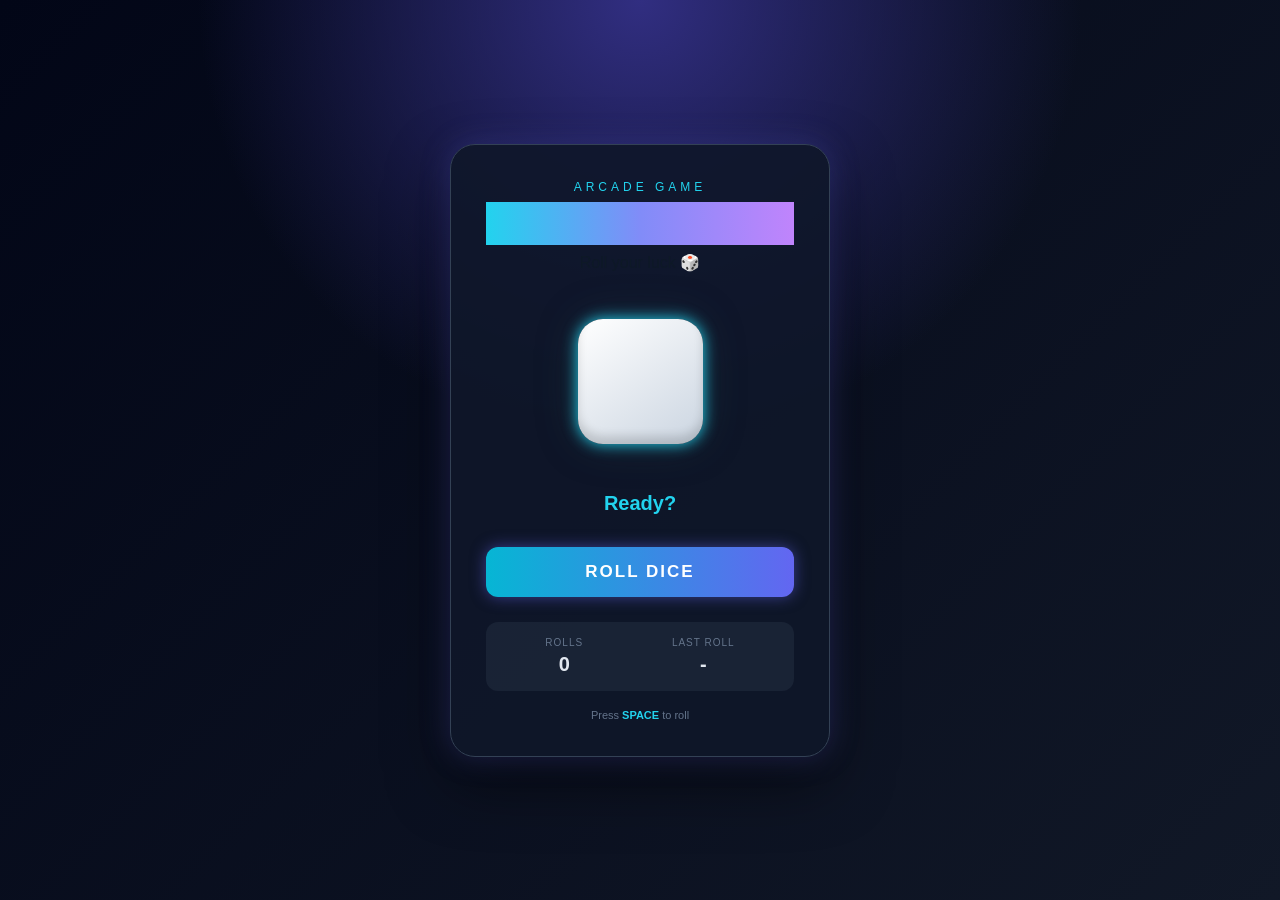
<file: WEB DEVELOPMENT-KAVYASRI/roll a dice/index.html>
<!DOCTYPE html>
<html lang="en"

<head>
    <meta charset="UTF-8">
    <meta name="viewport" content="width=device-width, initial-scale=1.0">

    <title>Neon Dice</title>

    <link rel="stylesheet" href="style.css">
</head>

<body>

    <div class="game">

        <div class="header">
            <p class="small-title">ARCADE GAME</p>
            <h1>NEON DICE</h1>
            <p class="subtitle">Roll your luck 🎲</p>
        </div>

        <div class="dice-area">

            <div class="dice" id="dice">

                <span class="dot dot1"></span>
                <span class="dot dot2"></span>
                <span class="dot dot3"></span>
                <span class="dot dot4"></span>
                <span class="dot dot5"></span>
                <span class="dot dot6"></span>
                <span class="dot dot7"></span>
                <span class="dot dot8"></span>
                <span class="dot dot9"></span>

            </div>

        </div>

        <div class="result" id="result">
            Ready?
        </div>

        <button id="rollButton">
            ROLL DICE
        </button>

        <div class="info">

            <div>
                <span>ROLLS</span>
                <strong id="
                rollCount">0</strong>
            </div>

            <div>
                <span>LAST ROLL</span>
                <strong id="lastRoll">-</strong>
            </div>

        </div>

        <p class="keyboard">
            Press <b>SPACE</b> to roll
        </p>

    </div>

    <script src="script.js"></script>

</head>
</body>

</html>
</file>
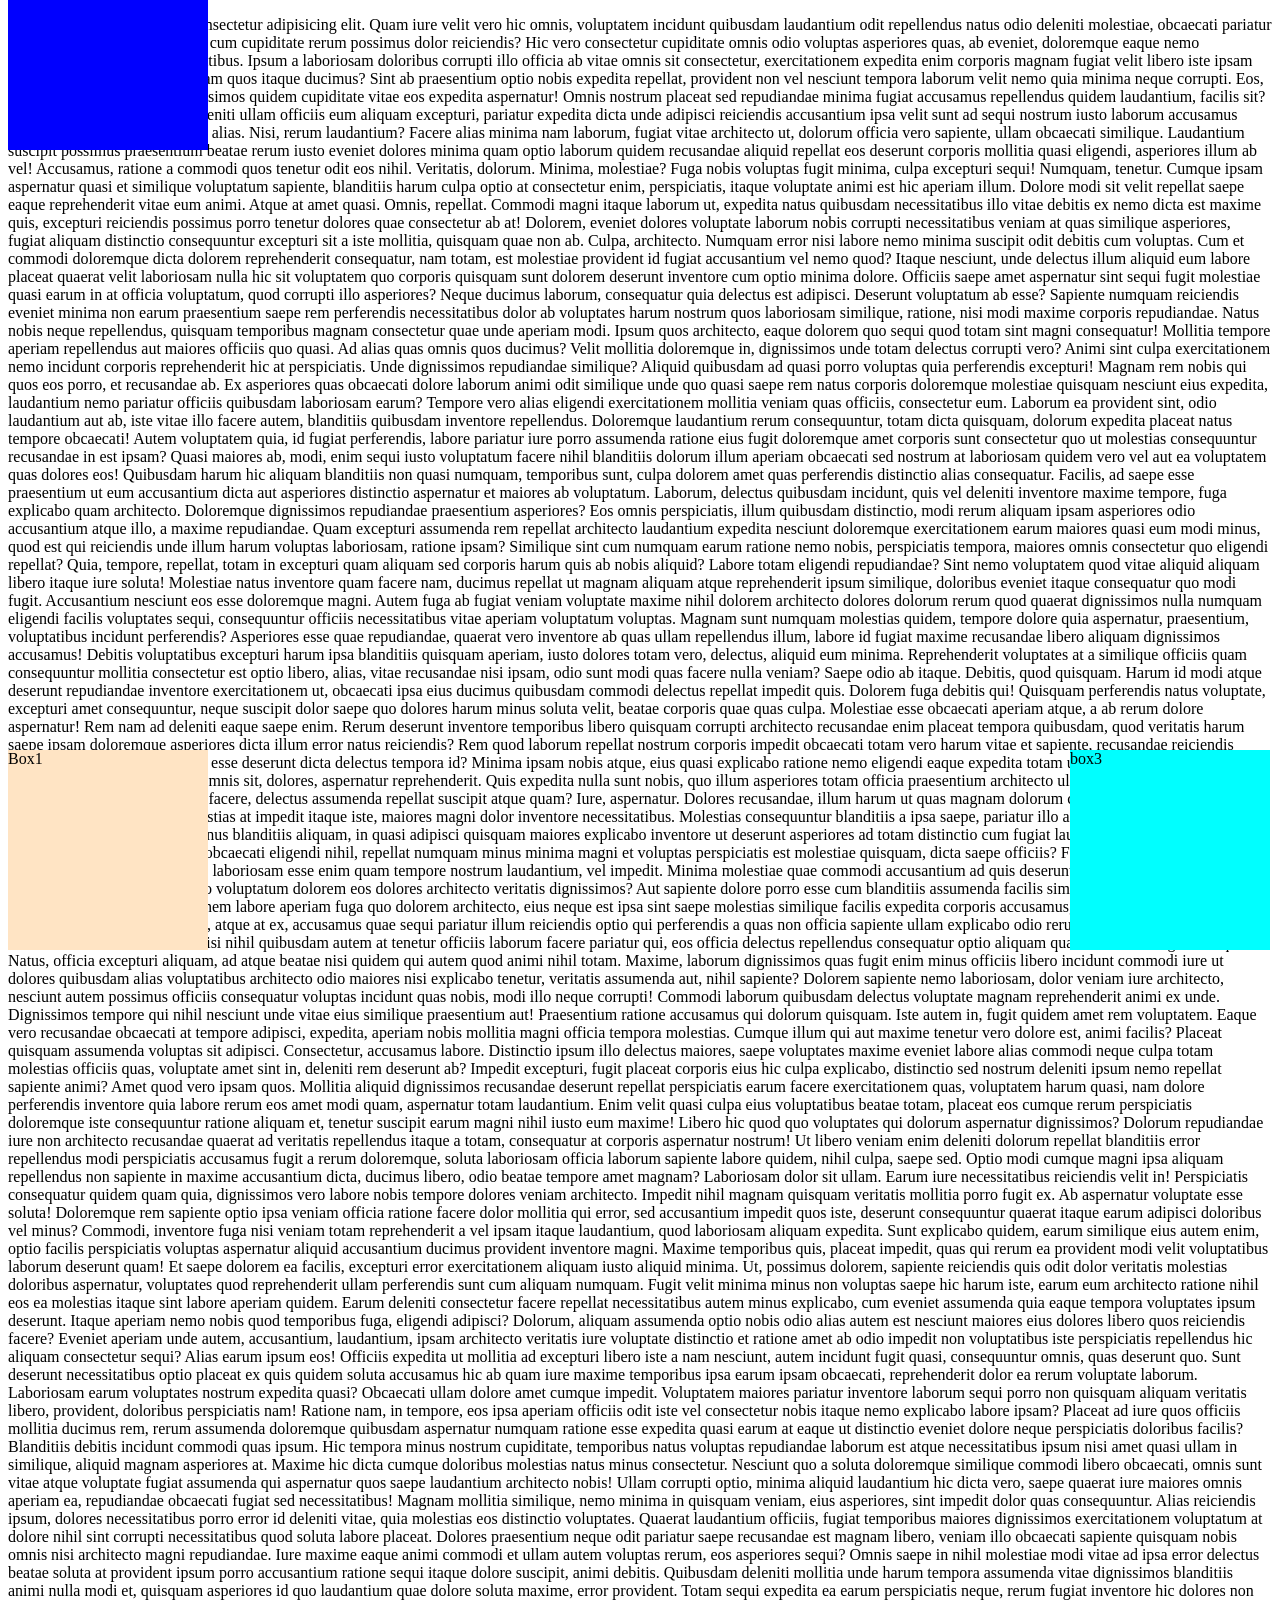
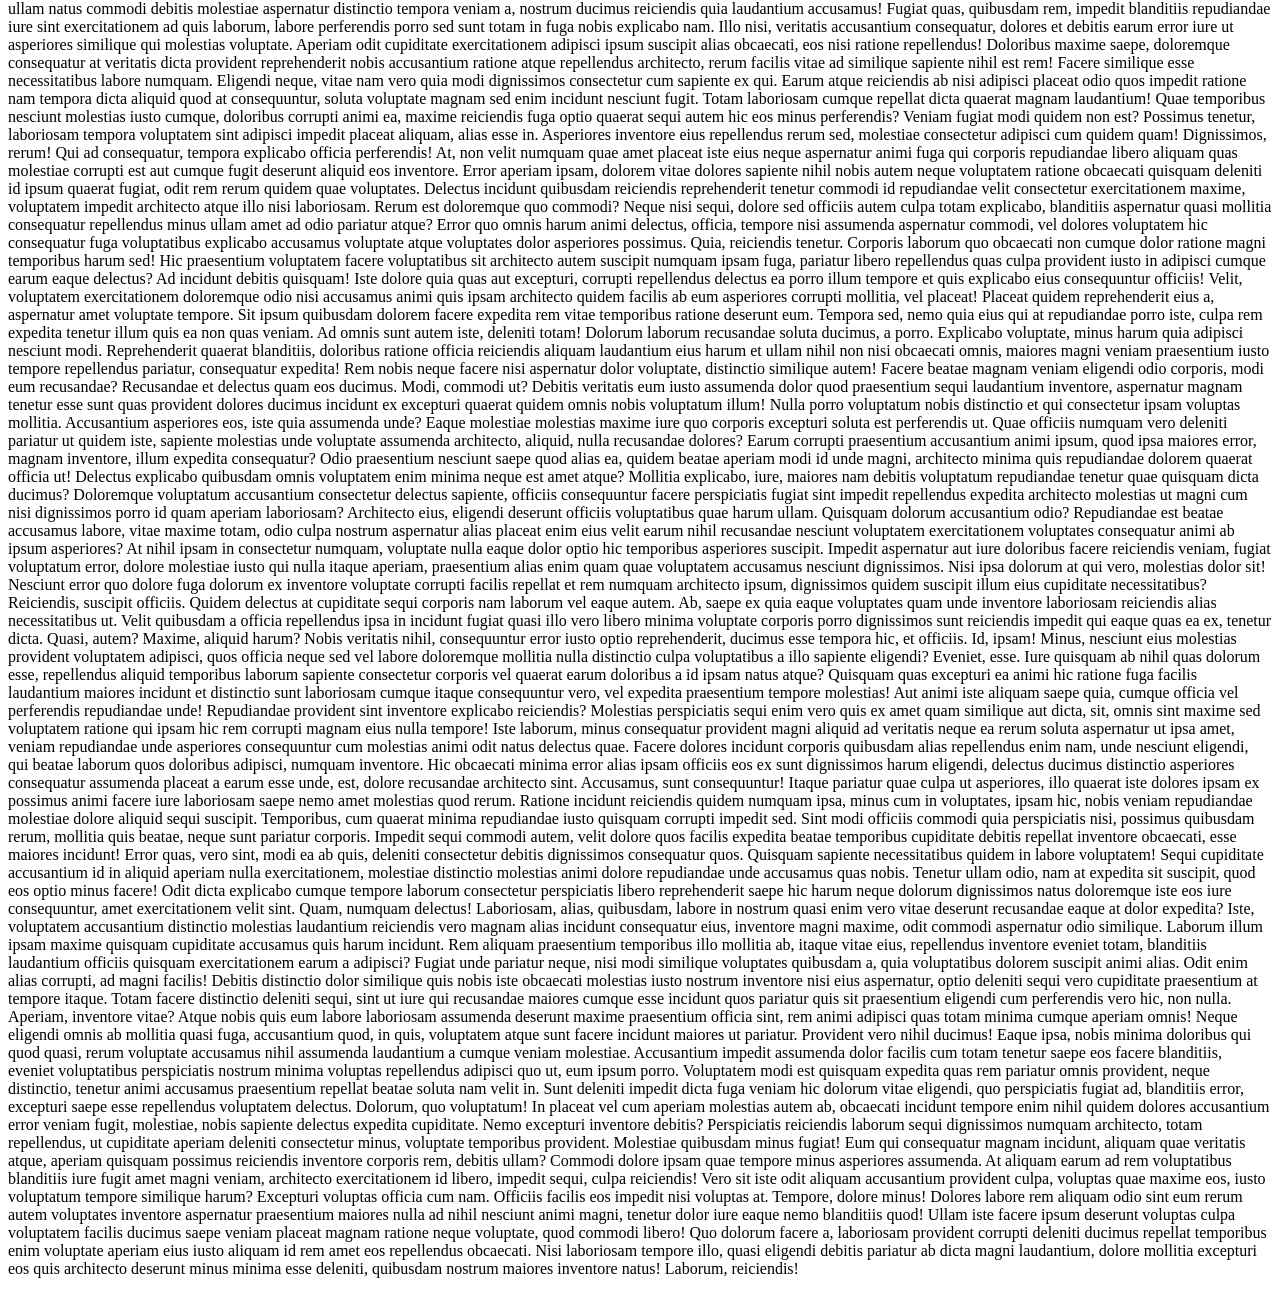
<file: WEB DEVELOPMENT-KAVYASRI/box.html>
<!DOCTYPE html>
<html lang="en">
<head>
    <meta charset="UTF-8">
    <meta name="viewport" content="width=>, initial-scale=1.0">
    <title>Document</title>
    <style>
        .box1{
            background-color: bisque;
            height: 200px;
            width: 200px;
            position:fixed;
            top:750px;
        }
    </style>
    <style>
        .box2{
            background-color: blue;
            height: 200px;
            width: 200px;
            position:fixed;
            bottom: 750px;
        }
    </style>
    <style>
        .box3{
            background-color: aqua;
            height: 200px;
            width: 200px;
            position: fixed;
            right: 10px;
            top: 750px;
        }
    </style>
    <style>
        .box4{
            background-color: brown;
            height: 200px;
            width: 200px;
            position:fixed;
            left: 1700px;
            top: 0px;
        }
    </style>
</head>
<body>
    <div class="box1">Box1</div>
    <div class="box2">box2</div>
    <div class="box3">box3</div>
    <div class="box4">box4</div>
    <p>Lorem ipsum dolor sit amet consectetur adipisicing elit. Quam iure velit vero hic omnis, voluptatem incidunt quibusdam laudantium odit repellendus natus odio deleniti molestiae, obcaecati pariatur dolores blanditiis nam veritatis cum cupiditate rerum possimus dolor reiciendis? Hic vero consectetur cupiditate omnis odio voluptas asperiores quas, ab eveniet, doloremque eaque nemo accusamus veniam ea necessitatibus. Ipsum a laboriosam doloribus corrupti illo officia ab vitae omnis sit consectetur, exercitationem expedita enim corporis magnam fugiat velit libero iste ipsam fugit? Quia eius dolorem aliquam quos itaque ducimus? Sint ab praesentium optio nobis expedita repellat, provident non vel nesciunt tempora laborum velit nemo quia minima neque corrupti. Eos, aspernatur consequatur! Dignissimos quidem cupiditate vitae eos expedita aspernatur! Omnis nostrum placeat sed repudiandae minima fugiat accusamus repellendus quidem laudantium, facilis sit? Qui ipsam nihil perferendis deleniti ullam officiis eum aliquam excepturi, pariatur expedita dicta unde adipisci reiciendis accusantium ipsa velit sunt ad sequi nostrum iusto laborum accusamus obcaecati assumenda. Veritatis, alias. Nisi, rerum laudantium? Facere alias minima nam laborum, fugiat vitae architecto ut, dolorum officia vero sapiente, ullam obcaecati similique. Laudantium suscipit possimus praesentium beatae rerum iusto eveniet dolores minima quam optio laborum quidem recusandae aliquid repellat eos deserunt corporis mollitia quasi eligendi, asperiores illum ab vel! Accusamus, ratione a commodi quos tenetur odit eos nihil. Veritatis, dolorum. Minima, molestiae? Fuga nobis voluptas fugit minima, culpa excepturi sequi! Numquam, tenetur. Cumque ipsam aspernatur quasi et similique voluptatum sapiente, blanditiis harum culpa optio at consectetur enim, perspiciatis, itaque voluptate animi est hic aperiam illum. Dolore modi sit velit repellat saepe eaque reprehenderit vitae eum animi. Atque at amet quasi. Omnis, repellat. Commodi magni itaque laborum ut, expedita natus quibusdam necessitatibus illo vitae debitis ex nemo dicta est maxime quis, excepturi reiciendis possimus porro tenetur dolores quae consectetur ab at! Dolorem, eveniet dolores voluptate laborum nobis corrupti necessitatibus veniam at quas similique asperiores, fugiat aliquam distinctio consequuntur excepturi sit a iste mollitia, quisquam quae non ab. Culpa, architecto. Numquam error nisi labore nemo minima suscipit odit debitis cum voluptas. Cum et commodi doloremque dicta dolorem reprehenderit consequatur, nam totam, est molestiae provident id fugiat accusantium vel nemo quod? Itaque nesciunt, unde delectus illum aliquid eum labore placeat quaerat velit laboriosam nulla hic sit voluptatem quo corporis quisquam sunt dolorem deserunt inventore cum optio minima dolore. Officiis saepe amet aspernatur sint sequi fugit molestiae quasi earum in at officia voluptatum, quod corrupti illo asperiores? Neque ducimus laborum, consequatur quia delectus est adipisci. Deserunt voluptatum ab esse? Sapiente numquam reiciendis eveniet minima non earum praesentium saepe rem perferendis necessitatibus dolor ab voluptates harum nostrum quos laboriosam similique, ratione, nisi modi maxime corporis repudiandae. Natus nobis neque repellendus, quisquam temporibus magnam consectetur quae unde aperiam modi. Ipsum quos architecto, eaque dolorem quo sequi quod totam sint magni consequatur! Mollitia tempore aperiam repellendus aut maiores officiis quo quasi. Ad alias quas omnis quos ducimus? Velit mollitia doloremque in, dignissimos unde totam delectus corrupti vero? Animi sint culpa exercitationem nemo incidunt corporis reprehenderit hic at perspiciatis. Unde dignissimos repudiandae similique? Aliquid quibusdam ad quasi porro voluptas quia perferendis excepturi! Magnam rem nobis qui quos eos porro, et recusandae ab. Ex asperiores quas obcaecati dolore laborum animi odit similique unde quo quasi saepe rem natus corporis doloremque molestiae quisquam nesciunt eius expedita, laudantium nemo pariatur officiis quibusdam laboriosam earum? Tempore vero alias eligendi exercitationem mollitia veniam quas officiis, consectetur eum. Laborum ea provident sint, odio laudantium aut ab, iste vitae illo facere autem, blanditiis quibusdam inventore repellendus. Doloremque laudantium rerum consequuntur, totam dicta quisquam, dolorum expedita placeat natus tempore obcaecati! Autem voluptatem quia, id fugiat perferendis, labore pariatur iure porro assumenda ratione eius fugit doloremque amet corporis sunt consectetur quo ut molestias consequuntur recusandae in est ipsam? Quasi maiores ab, modi, enim sequi iusto voluptatum facere nihil blanditiis dolorum illum aperiam obcaecati sed nostrum at laboriosam quidem vero vel aut ea voluptatem quas dolores eos! Quibusdam harum hic aliquam blanditiis non quasi numquam, temporibus sunt, culpa dolorem amet quas perferendis distinctio alias consequatur. Facilis, ad saepe esse praesentium ut eum accusantium dicta aut asperiores distinctio aspernatur et maiores ab voluptatum. Laborum, delectus quibusdam incidunt, quis vel deleniti inventore maxime tempore, fuga explicabo quam architecto. Doloremque dignissimos repudiandae praesentium asperiores? Eos omnis perspiciatis, illum quibusdam distinctio, modi rerum aliquam ipsam asperiores odio accusantium atque illo, a maxime repudiandae. Quam excepturi assumenda rem repellat architecto laudantium expedita nesciunt doloremque exercitationem earum maiores quasi eum modi minus, quod est qui reiciendis unde illum harum voluptas laboriosam, ratione ipsam? Similique sint cum numquam earum ratione nemo nobis, perspiciatis tempora, maiores omnis consectetur quo eligendi repellat? Quia, tempore, repellat, totam in excepturi quam aliquam sed corporis harum quis ab nobis aliquid? Labore totam eligendi repudiandae? Sint nemo voluptatem quod vitae aliquid aliquam libero itaque iure soluta! Molestiae natus inventore quam facere nam, ducimus repellat ut magnam aliquam atque reprehenderit ipsum similique, doloribus eveniet itaque consequatur quo modi fugit. Accusantium nesciunt eos esse doloremque magni. Autem fuga ab fugiat veniam voluptate maxime nihil dolorem architecto dolores dolorum rerum quod quaerat dignissimos nulla numquam eligendi facilis voluptates sequi, consequuntur officiis necessitatibus vitae aperiam voluptatum voluptas. Magnam sunt numquam molestias quidem, tempore dolore quia aspernatur, praesentium, voluptatibus incidunt perferendis? Asperiores esse quae repudiandae, quaerat vero inventore ab quas ullam repellendus illum, labore id fugiat maxime recusandae libero aliquam dignissimos accusamus! Debitis voluptatibus excepturi harum ipsa blanditiis quisquam aperiam, iusto dolores totam vero, delectus, aliquid eum minima. Reprehenderit voluptates at a similique officiis quam consequuntur mollitia consectetur est optio libero, alias, vitae recusandae nisi ipsam, odio sunt modi quas facere nulla veniam? Saepe odio ab itaque. Debitis, quod quisquam. Harum id modi atque deserunt repudiandae inventore exercitationem ut, obcaecati ipsa eius ducimus quibusdam commodi delectus repellat impedit quis. Dolorem fuga debitis qui! Quisquam perferendis natus voluptate, excepturi amet consequuntur, neque suscipit dolor saepe quo dolores harum minus soluta velit, beatae corporis quae quas culpa. Molestiae esse obcaecati aperiam atque, a ab rerum dolore aspernatur! Rem nam ad deleniti eaque saepe enim. Rerum deserunt inventore temporibus libero quisquam corrupti architecto recusandae enim placeat tempora quibusdam, quod veritatis harum saepe ipsam doloremque asperiores dicta illum error natus reiciendis? Rem quod laborum repellat nostrum corporis impedit obcaecati totam vero harum vitae et sapiente, recusandae reiciendis consectetur voluptatibus omnis esse deserunt dicta delectus tempora id? Minima ipsam nobis atque, eius quasi explicabo ratione nemo eligendi eaque expedita totam ullam vitae voluptatibus fuga quo amet aliquam vero libero omnis sit, dolores, aspernatur reprehenderit. Quis expedita nulla sunt nobis, quo illum asperiores totam officia praesentium architecto ullam suscipit! Repudiandae aliquam dignissimos inventore facere, delectus assumenda repellat suscipit atque quam? Iure, aspernatur. Dolores recusandae, illum harum ut quas magnam dolorum cupiditate doloremque praesentium officiis quod molestias at impedit itaque iste, maiores magni dolor inventore necessitatibus. Molestias consequuntur blanditiis a ipsa saepe, pariatur illo animi aut, delectus perspiciatis amet accusamus ex! Harum minus blanditiis aliquam, in quasi adipisci quisquam maiores explicabo inventore ut deserunt asperiores ad totam distinctio cum fugiat laudantium temporibus modi. Perferendis nesciunt, amet hic obcaecati eligendi nihil, repellat numquam minus minima magni et voluptas perspiciatis est molestiae quisquam, dicta saepe officiis? Facilis dolor consequuntur commodi qui id cum voluptate, laboriosam esse enim quam tempore nostrum laudantium, vel impedit. Minima molestiae quae commodi accusantium ad quis deserunt, mollitia illo incidunt animi fuga eaque aspernatur distinctio voluptatum dolorem eos dolores architecto veritatis dignissimos? Aut sapiente dolore porro esse cum blanditiis assumenda facilis similique perspiciatis ipsa? Quasi rerum tenetur natus exercitationem labore aperiam fuga quo dolorem architecto, eius neque est ipsa sint saepe molestias similique facilis expedita corporis accusamus, nam porro omnis tempora dolor. Quibusdam quo corporis, atque at ex, accusamus quae sequi pariatur illum reiciendis optio qui perferendis a quas non officia sapiente ullam explicabo odio rerum eius aut. Natus beatae rem nobis dolor molestiae ratione nisi nihil quibusdam autem at tenetur officiis laborum facere pariatur qui, eos officia delectus repellendus consequatur optio aliquam quasi distinctio eligendi eaque! Natus, officia excepturi aliquam, ad atque beatae nisi quidem qui autem quod animi nihil totam. Maxime, laborum dignissimos quas fugit enim minus officiis libero incidunt commodi iure ut dolores quibusdam alias voluptatibus architecto odio maiores nisi explicabo tenetur, veritatis assumenda aut, nihil sapiente? Dolorem sapiente nemo laboriosam, dolor veniam iure architecto, nesciunt autem possimus officiis consequatur voluptas incidunt quas nobis, modi illo neque corrupti! Commodi laborum quibusdam delectus voluptate magnam reprehenderit animi ex unde. Dignissimos tempore qui nihil nesciunt unde vitae eius similique praesentium aut! Praesentium ratione accusamus qui dolorum quisquam. Iste autem in, fugit quidem amet rem voluptatem. Eaque vero recusandae obcaecati at tempore adipisci, expedita, aperiam nobis mollitia magni officia tempora molestias. Cumque illum qui aut maxime tenetur vero dolore est, animi facilis? Placeat quisquam assumenda voluptas sit adipisci. Consectetur, accusamus labore. Distinctio ipsum illo delectus maiores, saepe voluptates maxime eveniet labore alias commodi neque culpa totam molestias officiis quas, voluptate amet sint in, deleniti rem deserunt ab? Impedit excepturi, fugit placeat corporis eius hic culpa explicabo, distinctio sed nostrum deleniti ipsum nemo repellat sapiente animi? Amet quod vero ipsam quos. Mollitia aliquid dignissimos recusandae deserunt repellat perspiciatis earum facere exercitationem quas, voluptatem harum quasi, nam dolore perferendis inventore quia labore rerum eos amet modi quam, aspernatur totam laudantium. Enim velit quasi culpa eius voluptatibus beatae totam, placeat eos cumque rerum perspiciatis doloremque iste consequuntur ratione aliquam et, tenetur suscipit earum magni nihil iusto eum maxime! Libero hic quod quo voluptates qui dolorum aspernatur dignissimos? Dolorum repudiandae iure non architecto recusandae quaerat ad veritatis repellendus itaque a totam, consequatur at corporis aspernatur nostrum! Ut libero veniam enim deleniti dolorum repellat blanditiis error repellendus modi perspiciatis accusamus fugit a rerum doloremque, soluta laboriosam officia laborum sapiente labore quidem, nihil culpa, saepe sed. Optio modi cumque magni ipsa aliquam repellendus non sapiente in maxime accusantium dicta, ducimus libero, odio beatae tempore amet magnam? Laboriosam dolor sit ullam. Earum iure necessitatibus reiciendis velit in! Perspiciatis consequatur quidem quam quia, dignissimos vero labore nobis tempore dolores veniam architecto. Impedit nihil magnam quisquam veritatis mollitia porro fugit ex. Ab aspernatur voluptate esse soluta! Doloremque rem sapiente optio ipsa veniam officia ratione facere dolor mollitia qui error, sed accusantium impedit quos iste, deserunt consequuntur quaerat itaque earum adipisci doloribus vel minus? Commodi, inventore fuga nisi veniam totam reprehenderit a vel ipsam itaque laudantium, quod laboriosam aliquam expedita. Sunt explicabo quidem, earum similique eius autem enim, optio facilis perspiciatis voluptas aspernatur aliquid accusantium ducimus provident inventore magni. Maxime temporibus quis, placeat impedit, quas qui rerum ea provident modi velit voluptatibus laborum deserunt quam! Et saepe dolorem ea facilis, excepturi error exercitationem aliquam iusto aliquid minima. Ut, possimus dolorem, sapiente reiciendis quis odit dolor veritatis molestias doloribus aspernatur, voluptates quod reprehenderit ullam perferendis sunt cum aliquam numquam. Fugit velit minima minus non voluptas saepe hic harum iste, earum eum architecto ratione nihil eos ea molestias itaque sint labore aperiam quidem. Earum deleniti consectetur facere repellat necessitatibus autem minus explicabo, cum eveniet assumenda quia eaque tempora voluptates ipsum deserunt. Itaque aperiam nemo nobis quod temporibus fuga, eligendi adipisci? Dolorum, aliquam assumenda optio nobis odio alias autem est nesciunt maiores eius dolores libero quos reiciendis facere? Eveniet aperiam unde autem, accusantium, laudantium, ipsam architecto veritatis iure voluptate distinctio et ratione amet ab odio impedit non voluptatibus iste perspiciatis repellendus hic aliquam consectetur sequi? Alias earum ipsum eos! Officiis expedita ut mollitia ad excepturi libero iste a nam nesciunt, autem incidunt fugit quasi, consequuntur omnis, quas deserunt quo. Sunt deserunt necessitatibus optio placeat ex quis quidem soluta accusamus hic ab quam iure maxime temporibus ipsa earum ipsam obcaecati, reprehenderit dolor ea rerum voluptate laborum. Laboriosam earum voluptates nostrum expedita quasi? Obcaecati ullam dolore amet cumque impedit. Voluptatem maiores pariatur inventore laborum sequi porro non quisquam aliquam veritatis libero, provident, doloribus perspiciatis nam! Ratione nam, in tempore, eos ipsa aperiam officiis odit iste vel consectetur nobis itaque nemo explicabo labore ipsam? Placeat ad iure quos officiis mollitia ducimus rem, rerum assumenda doloremque quibusdam aspernatur numquam ratione esse expedita quasi earum at eaque ut distinctio eveniet dolore neque perspiciatis doloribus facilis? Blanditiis debitis incidunt commodi quas ipsum. Hic tempora minus nostrum cupiditate, temporibus natus voluptas repudiandae laborum est atque necessitatibus ipsum nisi amet quasi ullam in similique, aliquid magnam asperiores at. Maxime hic dicta cumque doloribus molestias natus minus consectetur. Nesciunt quo a soluta doloremque similique commodi libero obcaecati, omnis sunt vitae atque voluptate fugiat assumenda qui aspernatur quos saepe laudantium architecto nobis! Ullam corrupti optio, minima aliquid laudantium hic dicta vero, saepe quaerat iure maiores omnis aperiam ea, repudiandae obcaecati fugiat sed necessitatibus! Magnam mollitia similique, nemo minima in quisquam veniam, eius asperiores, sint impedit dolor quas consequuntur. Alias reiciendis ipsum, dolores necessitatibus porro error id deleniti vitae, quia molestias eos distinctio voluptates. Quaerat laudantium officiis, fugiat temporibus maiores dignissimos exercitationem voluptatum at dolore nihil sint corrupti necessitatibus quod soluta labore placeat. Dolores praesentium neque odit pariatur saepe recusandae est magnam libero, veniam illo obcaecati sapiente quisquam nobis omnis nisi architecto magni repudiandae. Iure maxime eaque animi commodi et ullam autem voluptas rerum, eos asperiores sequi? Omnis saepe in nihil molestiae modi vitae ad ipsa error delectus beatae soluta at provident ipsum porro accusantium ratione sequi itaque dolore suscipit, animi debitis. Quibusdam deleniti mollitia unde harum tempora assumenda vitae dignissimos blanditiis animi nulla modi et, quisquam asperiores id quo laudantium quae dolore soluta maxime, error provident. Totam sequi expedita ea earum perspiciatis neque, rerum fugiat inventore hic dolores non ullam natus commodi debitis molestiae aspernatur distinctio tempora veniam a, nostrum ducimus reiciendis quia laudantium accusamus! Fugiat quas, quibusdam rem, impedit blanditiis repudiandae iure sint exercitationem ad quis laborum, labore perferendis porro sed sunt totam in fuga nobis explicabo nam. Illo nisi, veritatis accusantium consequatur, dolores et debitis earum error iure ut asperiores similique qui molestias voluptate. Aperiam odit cupiditate exercitationem adipisci ipsum suscipit alias obcaecati, eos nisi ratione repellendus! Doloribus maxime saepe, doloremque consequatur at veritatis dicta provident reprehenderit nobis accusantium ratione atque repellendus architecto, rerum facilis vitae ad similique sapiente nihil est rem! Facere similique esse necessitatibus labore numquam. Eligendi neque, vitae nam vero quia modi dignissimos consectetur cum sapiente ex qui. Earum atque reiciendis ab nisi adipisci placeat odio quos impedit ratione nam tempora dicta aliquid quod at consequuntur, soluta voluptate magnam sed enim incidunt nesciunt fugit. Totam laboriosam cumque repellat dicta quaerat magnam laudantium! Quae temporibus nesciunt molestias iusto cumque, doloribus corrupti animi ea, maxime reiciendis fuga optio quaerat sequi autem hic eos minus perferendis? Veniam fugiat modi quidem non est? Possimus tenetur, laboriosam tempora voluptatem sint adipisci impedit placeat aliquam, alias esse in. Asperiores inventore eius repellendus rerum sed, molestiae consectetur adipisci cum quidem quam! Dignissimos, rerum! Qui ad consequatur, tempora explicabo officia perferendis! At, non velit numquam quae amet placeat iste eius neque aspernatur animi fuga qui corporis repudiandae libero aliquam quas molestiae corrupti est aut cumque fugit deserunt aliquid eos inventore. Error aperiam ipsam, dolorem vitae dolores sapiente nihil nobis autem neque voluptatem ratione obcaecati quisquam deleniti id ipsum quaerat fugiat, odit rem rerum quidem quae voluptates. Delectus incidunt quibusdam reiciendis reprehenderit tenetur commodi id repudiandae velit consectetur exercitationem maxime, voluptatem impedit architecto atque illo nisi laboriosam. Rerum est doloremque quo commodi? Neque nisi sequi, dolore sed officiis autem culpa totam explicabo, blanditiis aspernatur quasi mollitia consequatur repellendus minus ullam amet ad odio pariatur atque? Error quo omnis harum animi delectus, officia, tempore nisi assumenda aspernatur commodi, vel dolores voluptatem hic consequatur fuga voluptatibus explicabo accusamus voluptate atque voluptates dolor asperiores possimus. Quia, reiciendis tenetur. Corporis laborum quo obcaecati non cumque dolor ratione magni temporibus harum sed! Hic praesentium voluptatem facere voluptatibus sit architecto autem suscipit numquam ipsam fuga, pariatur libero repellendus quas culpa provident iusto in adipisci cumque earum eaque delectus? Ad incidunt debitis quisquam! Iste dolore quia quas aut excepturi, corrupti repellendus delectus ea porro illum tempore et quis explicabo eius consequuntur officiis! Velit, voluptatem exercitationem doloremque odio nisi accusamus animi quis ipsam architecto quidem facilis ab eum asperiores corrupti mollitia, vel placeat! Placeat quidem reprehenderit eius a, aspernatur amet voluptate tempore. Sit ipsum quibusdam dolorem facere expedita rem vitae temporibus ratione deserunt eum. Tempora sed, nemo quia eius qui at repudiandae porro iste, culpa rem expedita tenetur illum quis ea non quas veniam. Ad omnis sunt autem iste, deleniti totam! Dolorum laborum recusandae soluta ducimus, a porro. Explicabo voluptate, minus harum quia adipisci nesciunt modi. Reprehenderit quaerat blanditiis, doloribus ratione officia reiciendis aliquam laudantium eius harum et ullam nihil non nisi obcaecati omnis, maiores magni veniam praesentium iusto tempore repellendus pariatur, consequatur expedita! Rem nobis neque facere nisi aspernatur dolor voluptate, distinctio similique autem! Facere beatae magnam veniam eligendi odio corporis, modi eum recusandae? Recusandae et delectus quam eos ducimus. Modi, commodi ut? Debitis veritatis eum iusto assumenda dolor quod praesentium sequi laudantium inventore, aspernatur magnam tenetur esse sunt quas provident dolores ducimus incidunt ex excepturi quaerat quidem omnis nobis voluptatum illum! Nulla porro voluptatum nobis distinctio et qui consectetur ipsam voluptas mollitia. Accusantium asperiores eos, iste quia assumenda unde? Eaque molestiae molestias maxime iure quo corporis excepturi soluta est perferendis ut. Quae officiis numquam vero deleniti pariatur ut quidem iste, sapiente molestias unde voluptate assumenda architecto, aliquid, nulla recusandae dolores? Earum corrupti praesentium accusantium animi ipsum, quod ipsa maiores error, magnam inventore, illum expedita consequatur? Odio praesentium nesciunt saepe quod alias ea, quidem beatae aperiam modi id unde magni, architecto minima quis repudiandae dolorem quaerat officia ut! Delectus explicabo quibusdam omnis voluptatem enim minima neque est amet atque? Mollitia explicabo, iure, maiores nam debitis voluptatum repudiandae tenetur quae quisquam dicta ducimus? Doloremque voluptatum accusantium consectetur delectus sapiente, officiis consequuntur facere perspiciatis fugiat sint impedit repellendus expedita architecto molestias ut magni cum nisi dignissimos porro id quam aperiam laboriosam? Architecto eius, eligendi deserunt officiis voluptatibus quae harum ullam. Quisquam dolorum accusantium odio? Repudiandae est beatae accusamus labore, vitae maxime totam, odio culpa nostrum aspernatur alias placeat enim eius velit earum nihil recusandae nesciunt voluptatem exercitationem voluptates consequatur animi ab ipsum asperiores? At nihil ipsam in consectetur numquam, voluptate nulla eaque dolor optio hic temporibus asperiores suscipit. Impedit aspernatur aut iure doloribus facere reiciendis veniam, fugiat voluptatum error, dolore molestiae iusto qui nulla itaque aperiam, praesentium alias enim quam quae voluptatem accusamus nesciunt dignissimos. Nisi ipsa dolorum at qui vero, molestias dolor sit! Nesciunt error quo dolore fuga dolorum ex inventore voluptate corrupti facilis repellat et rem numquam architecto ipsum, dignissimos quidem suscipit illum eius cupiditate necessitatibus? Reiciendis, suscipit officiis. Quidem delectus at cupiditate sequi corporis nam laborum vel eaque autem. Ab, saepe ex quia eaque voluptates quam unde inventore laboriosam reiciendis alias necessitatibus ut. Velit quibusdam a officia repellendus ipsa in incidunt fugiat quasi illo vero libero minima voluptate corporis porro dignissimos sunt reiciendis impedit qui eaque quas ea ex, tenetur dicta. Quasi, autem? Maxime, aliquid harum? Nobis veritatis nihil, consequuntur error iusto optio reprehenderit, ducimus esse tempora hic, et officiis. Id, ipsam! Minus, nesciunt eius molestias provident voluptatem adipisci, quos officia neque sed vel labore doloremque mollitia nulla distinctio culpa voluptatibus a illo sapiente eligendi? Eveniet, esse. Iure quisquam ab nihil quas dolorum esse, repellendus aliquid temporibus laborum sapiente consectetur corporis vel quaerat earum doloribus a id ipsam natus atque? Quisquam quas excepturi ea animi hic ratione fuga facilis laudantium maiores incidunt et distinctio sunt laboriosam cumque itaque consequuntur vero, vel expedita praesentium tempore molestias! Aut animi iste aliquam saepe quia, cumque officia vel perferendis repudiandae unde! Repudiandae provident sint inventore explicabo reiciendis? Molestias perspiciatis sequi enim vero quis ex amet quam similique aut dicta, sit, omnis sint maxime sed voluptatem ratione qui ipsam hic rem corrupti magnam eius nulla tempore! Iste laborum, minus consequatur provident magni aliquid ad veritatis neque ea rerum soluta aspernatur ut ipsa amet, veniam repudiandae unde asperiores consequuntur cum molestias animi odit natus delectus quae. Facere dolores incidunt corporis quibusdam alias repellendus enim nam, unde nesciunt eligendi, qui beatae laborum quos doloribus adipisci, numquam inventore. Hic obcaecati minima error alias ipsam officiis eos ex sunt dignissimos harum eligendi, delectus ducimus distinctio asperiores consequatur assumenda placeat a earum esse unde, est, dolore recusandae architecto sint. Accusamus, sunt consequuntur! Itaque pariatur quae culpa ut asperiores, illo quaerat iste dolores ipsam ex possimus animi facere iure laboriosam saepe nemo amet molestias quod rerum. Ratione incidunt reiciendis quidem numquam ipsa, minus cum in voluptates, ipsam hic, nobis veniam repudiandae molestiae dolore aliquid sequi suscipit. Temporibus, cum quaerat minima repudiandae iusto quisquam corrupti impedit sed. Sint modi officiis commodi quia perspiciatis nisi, possimus quibusdam rerum, mollitia quis beatae, neque sunt pariatur corporis. Impedit sequi commodi autem, velit dolore quos facilis expedita beatae temporibus cupiditate debitis repellat inventore obcaecati, esse maiores incidunt! Error quas, vero sint, modi ea ab quis, deleniti consectetur debitis dignissimos consequatur quos. Quisquam sapiente necessitatibus quidem in labore voluptatem! Sequi cupiditate accusantium id in aliquid aperiam nulla exercitationem, molestiae distinctio molestias animi dolore repudiandae unde accusamus quas nobis. Tenetur ullam odio, nam at expedita sit suscipit, quod eos optio minus facere! Odit dicta explicabo cumque tempore laborum consectetur perspiciatis libero reprehenderit saepe hic harum neque dolorum dignissimos natus doloremque iste eos iure consequuntur, amet exercitationem velit sint. Quam, numquam delectus! Laboriosam, alias, quibusdam, labore in nostrum quasi enim vero vitae deserunt recusandae eaque at dolor expedita? Iste, voluptatem accusantium distinctio molestias laudantium reiciendis vero magnam alias incidunt consequatur eius, inventore magni maxime, odit commodi aspernatur odio similique. Laborum illum ipsam maxime quisquam cupiditate accusamus quis harum incidunt. Rem aliquam praesentium temporibus illo mollitia ab, itaque vitae eius, repellendus inventore eveniet totam, blanditiis laudantium officiis quisquam exercitationem earum a adipisci? Fugiat unde pariatur neque, nisi modi similique voluptates quibusdam a, quia voluptatibus dolorem suscipit animi alias. Odit enim alias corrupti, ad magni facilis! Debitis distinctio dolor similique quis nobis iste obcaecati molestias iusto nostrum inventore nisi eius aspernatur, optio deleniti sequi vero cupiditate praesentium at tempore itaque. Totam facere distinctio deleniti sequi, sint ut iure qui recusandae maiores cumque esse incidunt quos pariatur quis sit praesentium eligendi cum perferendis vero hic, non nulla. Aperiam, inventore vitae? Atque nobis quis eum labore laboriosam assumenda deserunt maxime praesentium officia sint, rem animi adipisci quas totam minima cumque aperiam omnis! Neque eligendi omnis ab mollitia quasi fuga, accusantium quod, in quis, voluptatem atque sunt facere incidunt maiores ut pariatur. Provident vero nihil ducimus! Eaque ipsa, nobis minima doloribus qui quod quasi, rerum voluptate accusamus nihil assumenda laudantium a cumque veniam molestiae. Accusantium impedit assumenda dolor facilis cum totam tenetur saepe eos facere blanditiis, eveniet voluptatibus perspiciatis nostrum minima voluptas repellendus adipisci quo ut, eum ipsum porro. Voluptatem modi est quisquam expedita quas rem pariatur omnis provident, neque distinctio, tenetur animi accusamus praesentium repellat beatae soluta nam velit in. Sunt deleniti impedit dicta fuga veniam hic dolorum vitae eligendi, quo perspiciatis fugiat ad, blanditiis error, excepturi saepe esse repellendus voluptatem delectus. Dolorum, quo voluptatum! In placeat vel cum aperiam molestias autem ab, obcaecati incidunt tempore enim nihil quidem dolores accusantium error veniam fugit, molestiae, nobis sapiente delectus expedita cupiditate. Nemo excepturi inventore debitis? Perspiciatis reiciendis laborum sequi dignissimos numquam architecto, totam repellendus, ut cupiditate aperiam deleniti consectetur minus, voluptate temporibus provident. Molestiae quibusdam minus fugiat! Eum qui consequatur magnam incidunt, aliquam quae veritatis atque, aperiam quisquam possimus reiciendis inventore corporis rem, debitis ullam? Commodi dolore ipsam quae tempore minus asperiores assumenda. At aliquam earum ad rem voluptatibus blanditiis iure fugit amet magni veniam, architecto exercitationem id libero, impedit sequi, culpa reiciendis! Vero sit iste odit aliquam accusantium provident culpa, voluptas quae maxime eos, iusto voluptatum tempore similique harum? Excepturi voluptas officia cum nam. Officiis facilis eos impedit nisi voluptas at. Tempore, dolore minus! Dolores labore rem aliquam odio sint eum rerum autem voluptates inventore aspernatur praesentium maiores nulla ad nihil nesciunt animi magni, tenetur dolor iure eaque nemo blanditiis quod! Ullam iste facere ipsum deserunt voluptas culpa voluptatem facilis ducimus saepe veniam placeat magnam ratione neque voluptate, quod commodi libero! Quo dolorum facere a, laboriosam provident corrupti deleniti ducimus repellat temporibus enim voluptate aperiam eius iusto aliquam id rem amet eos repellendus obcaecati. Nisi laboriosam tempore illo, quasi eligendi debitis pariatur ab dicta magni laudantium, dolore mollitia excepturi eos quis architecto deserunt minus minima esse deleniti, quibusdam nostrum maiores inventore natus! Laborum, reiciendis!</p>
</body>
</html>
</file>
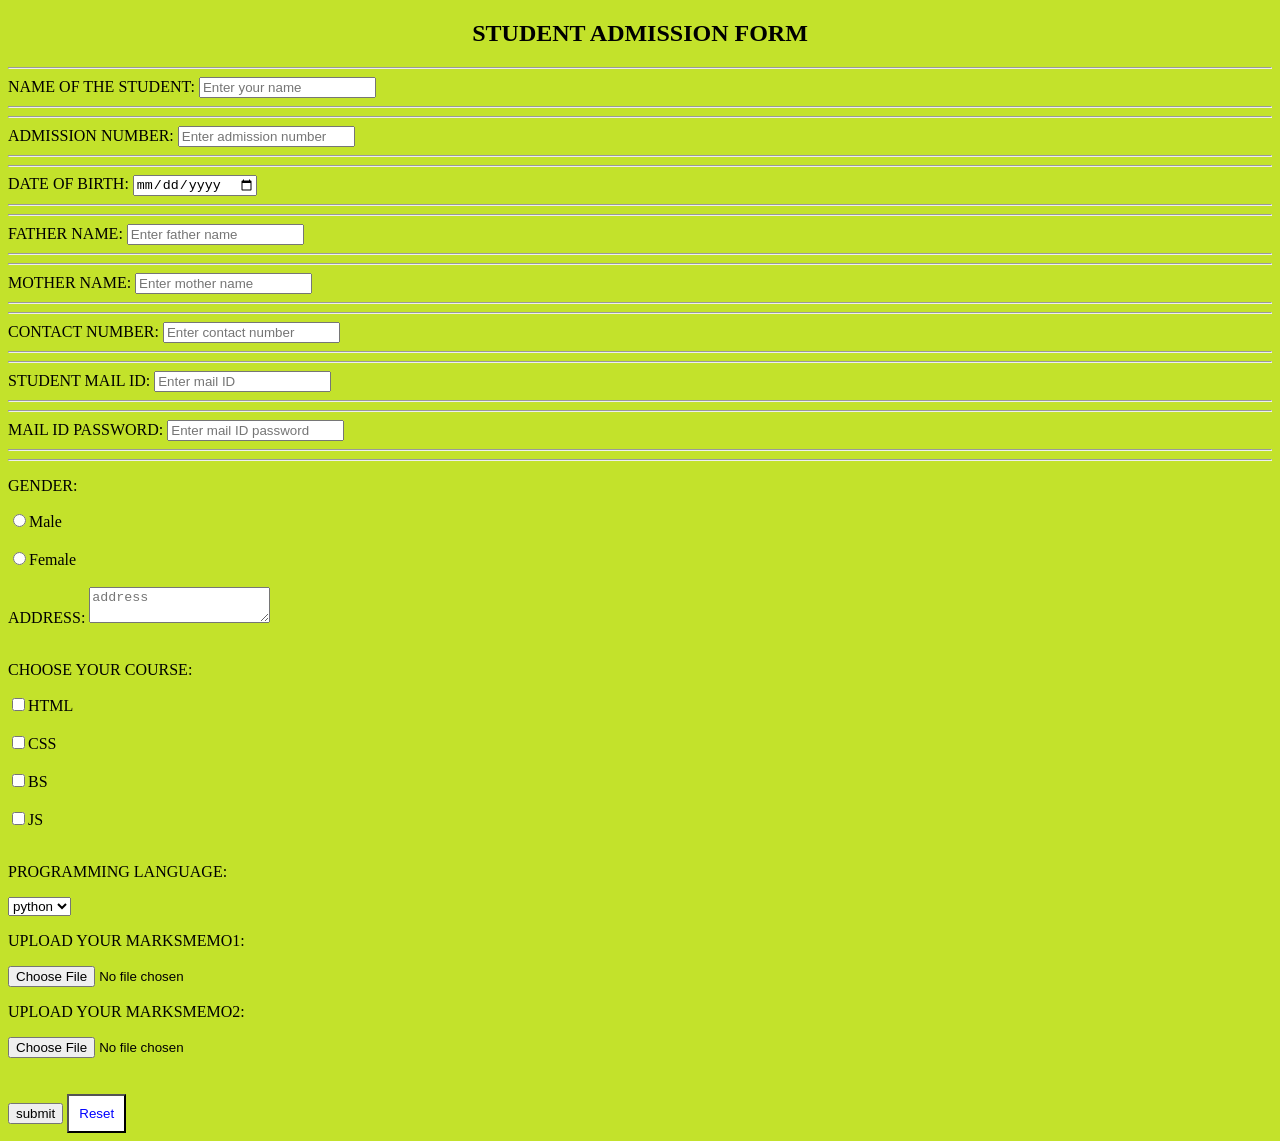
<file: WEB DEVELOPMENT-KAVYASRI/form.html>
<!DOCTYPE html>
<html lang="en">
<head>
    <meta charset="UTF-8">
    <meta name="viewport" content="width=device-width, initial-scale=1.0">
    <title>form</title>  
</head>
<style>
    button{
        color: blue;
        background-color: white;
        padding: 10px;
    }
</style>
<body style="background-color: rgb(195, 226, 43);">
     <center><h2>STUDENT ADMISSION FORM</h2></center>
    <form>
        <hr>
        <label>NAME OF THE STUDENT:</label>
        <input type="text" placeholder ="Enter your name"/><hr><hr>
        <label>ADMISSION NUMBER:</label>
        <input type="text" placeholder="Enter admission number"/><hr><hr>
        <label>DATE OF BIRTH:</label>
        <input type="date" placeholder ="Enter Date"/><hr><hr>
        <label>FATHER NAME:</label>
        <input type="text" placeholder ="Enter father name"/><hr><hr>
        <label>MOTHER NAME:</label>
        <input type="text" placeholder ="Enter mother name"/><hr><hr>
        <label>CONTACT NUMBER:</label>
        <input type="number" placeholder ="Enter contact number"/><hr><hr>
        <label>STUDENT MAIL ID:</label>
        <input type="mail" placeholder ="Enter mail ID"/><hr><hr>
        <label>MAIL ID PASSWORD:</label>
        <input type="password" placeholder ="Enter mail ID password"/><hr><hr>
        <p>GENDER:</p>
        <input type="radio" name="GENDER" value="Male"/>Male<br><br>
        <input type="radio" name="GENDER" value="Female"/>Female<br><br>
        <label>ADDRESS:</label>
        <textarea name="description" placeholder="address"></textarea><br><br>
        <p>CHOOSE YOUR COURSE:</p>
        <input type="checkbox"/>HTML<br><br>
        <input type="checkbox"/>CSS<br><br>
         <input type="checkbox"/>BS<br><br>
        <input type="checkbox"/>JS<br><br>
        <p>PROGRAMMING LANGUAGE:</p>
        <select>
            <option name="Python">python</option>
            <option name="Java">Java</option>
            <option name="C++">C++</option>
        </select>
        <p>UPLOAD YOUR MARKSMEMO1:</p>
        <input type="file"/><br>
        <p>UPLOAD YOUR MARKSMEMO2:</p>
        <input type="file"/><br><br><br>
        <a href="https://wallpaperaccess.com/full/21312385.jpg"><input type="button" name="button" value="submit"/></a>
        <button>Reset</button>
    </form>
     
          
</body>
<script>
    alert("welcome to my page!");
    let n=prompt("enter ur name");
    alert("hello"+n);
    let result=confirm("continue?");
       if(result){
        alert("you clicked ok");
       }
       else{
        alert("you clicked cancel");
       }

</script>
</html>
</file>
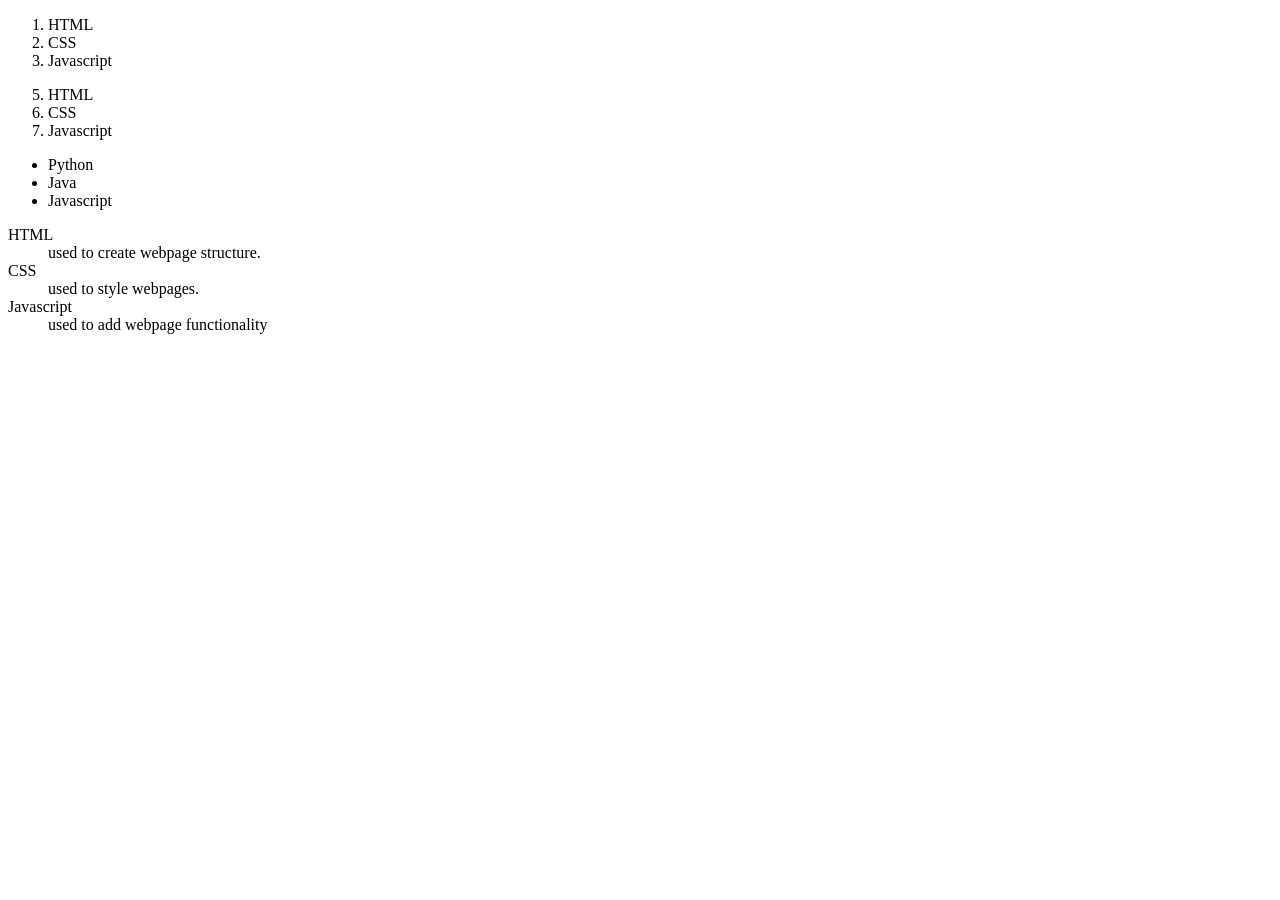
<file: WEB DEVELOPMENT-KAVYASRI/list.html>
<!DOCTYPE html>
<html lang="en">
<head>
    <meta charset="UTF-8">
    <meta name="viewport" content="width=device-width, initial-scale=1.0">
    <title>Document</title>
</head>
<body>
    <ol>
        
        <li>HTML</li>
        <li>CSS</li>
        <li>Javascript</li>

    </ol>
    <ol start="5">
        <li>HTML</li>
        <li>CSS</li>
        <li>Javascript</li>

    </ol>
    <ul>
        <li>Python</li>
        <li>Java</li>
        <li>Javascript</li>
    </ul>
    <dl>
        <dt>HTML</dt>
        <dd>used to create webpage structure.</dd>
        <dt>CSS</dt>
        <dd> used to style webpages.</dd>
        <dt>Javascript</dt>
        <dd> used to add webpage functionality</dd>
    </dl>
</body>
</html>
</file>
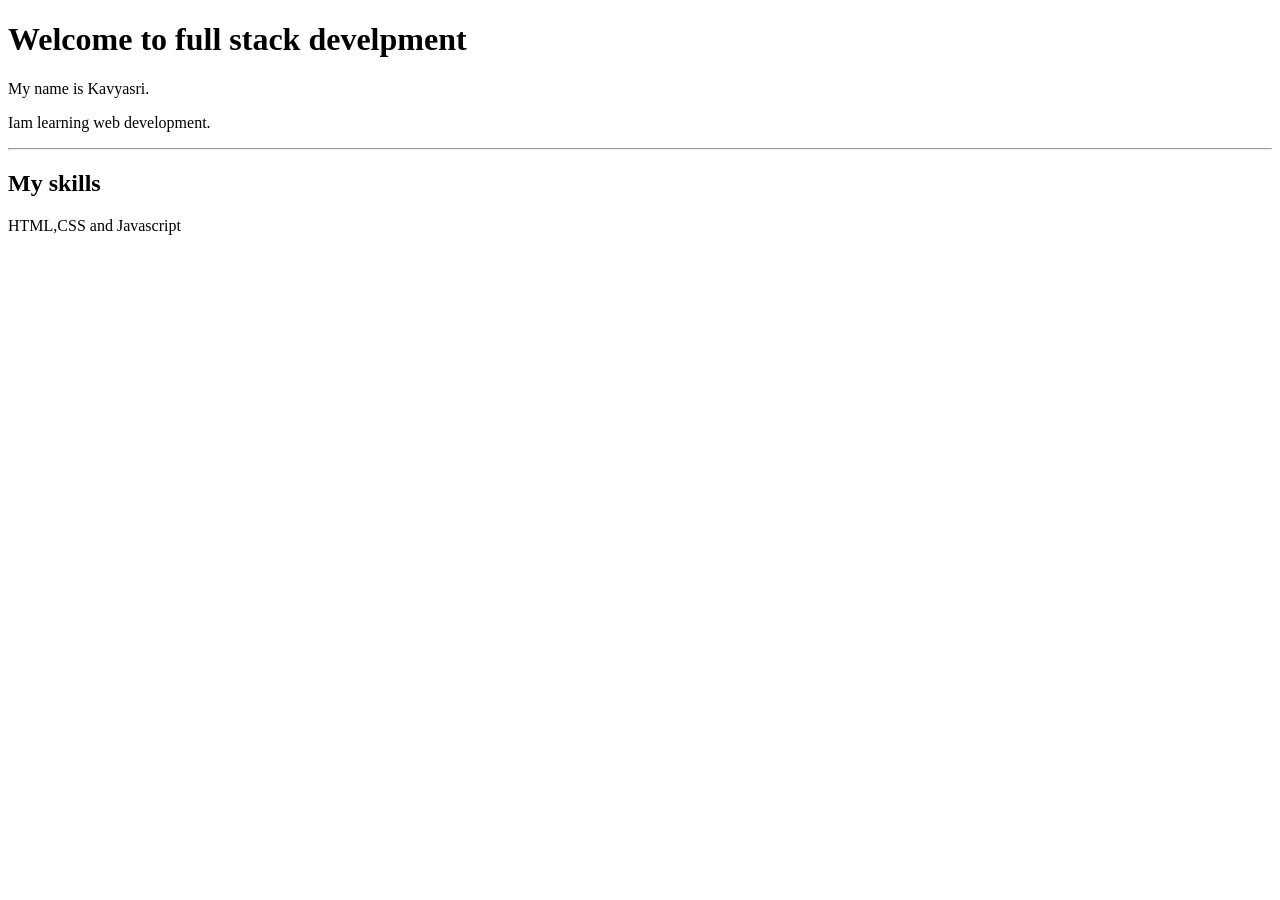
<file: WEB DEVELOPMENT-KAVYASRI/page1.html>
<!DOCTYPE html>
<html>
<head>
    <title>my first webpage</title>
</head>
<body>
    <h1>Welcome to full stack develpment</h1>
    <p> My name is Kavyasri.</p>
    <p>Iam learning web development.</p>
    <hr>
     <h2>My skills</h2>
     <p>HTML,CSS and Javascript</p>
</body>
</html>
</file>
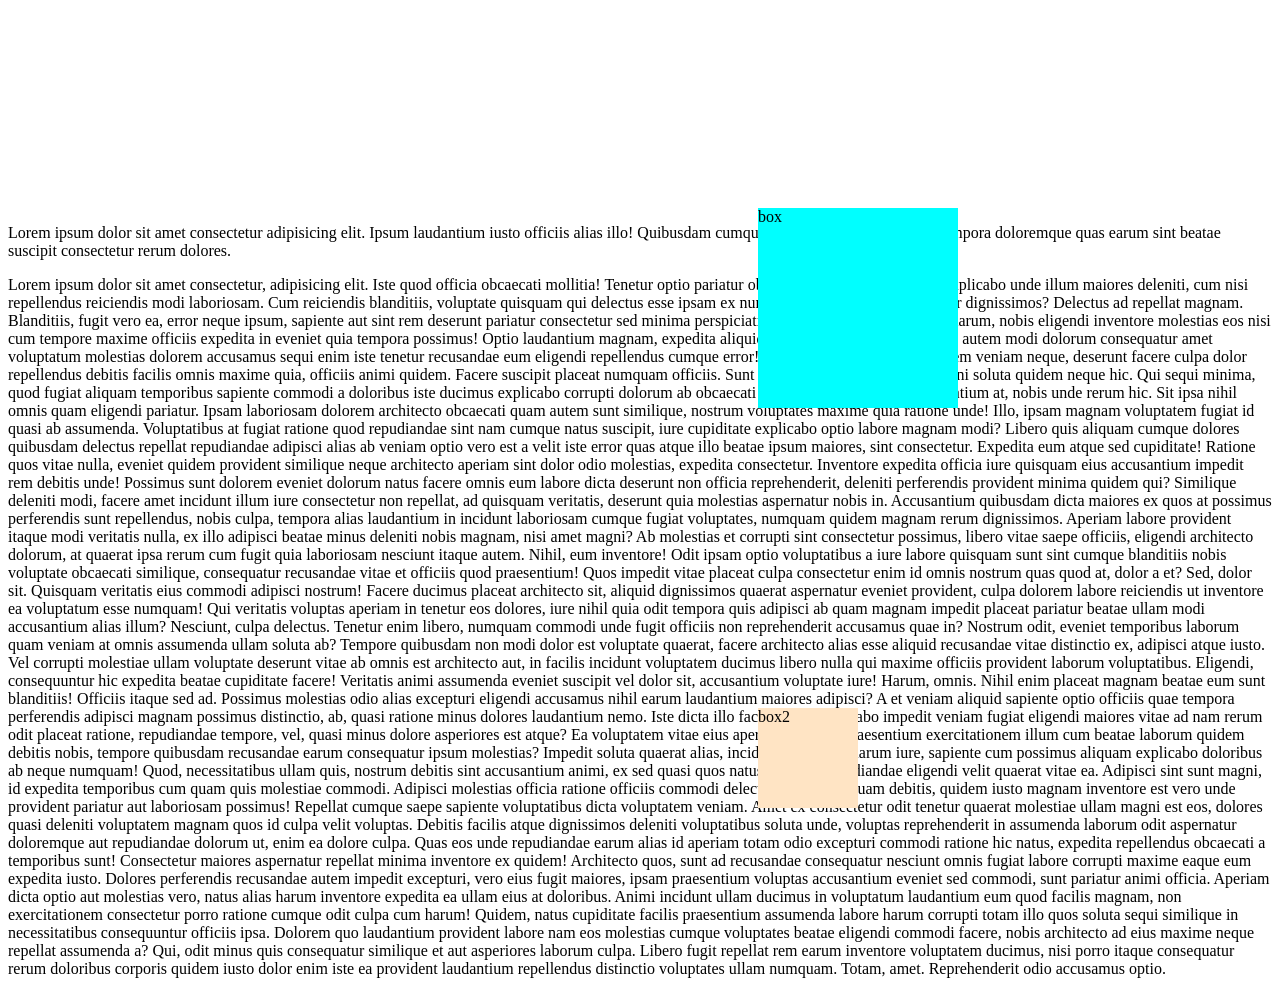
<file: WEB DEVELOPMENT-KAVYASRI/position.html>
<!DOCTYPE html>
<html lang="en">
<head>
    <meta charset="UTF-8">
    <meta name="viewport" content="width=device-width, initial-scale=1.0">
    <title>Document</title>
</head>
<style>
   .box1{
    background-color: aqua;
    height: 200px;
    width:200px;
    position:relative;
    top: 200px;
    left: 750px;
   } 
   .box2{
    background-color: bisque;
    height: 100px;
    width: 100px;
    position: absolute;
    top: 500px;
   }
</style>
<body>
    <div class="box1">
        box
        <div class="box2">box2</div>
        
    </div>
    <p>Lorem ipsum dolor sit amet consectetur adipisicing elit. Ipsum laudantium iusto officiis alias illo! Quibusdam cumque soluta aut veritatis? Sequi tempora doloremque quas earum sint beatae suscipit consectetur rerum dolores.</p>
    <p>Lorem ipsum dolor sit amet consectetur, adipisicing elit. Iste quod officia obcaecati mollitia! Tenetur optio pariatur obcaecati temporibus officiis. Explicabo unde illum maiores deleniti, cum nisi repellendus reiciendis modi laboriosam. Cum reiciendis blanditiis, voluptate quisquam qui delectus esse ipsam ex numquam? Aut cupiditate ad dolor dignissimos? Delectus ad repellat magnam. Blanditiis, fugit vero ea, error neque ipsum, sapiente aut sint rem deserunt pariatur consectetur sed minima perspiciatis. Deleniti suscipit eius optio harum, nobis eligendi inventore molestias eos nisi cum tempore maxime officiis expedita in eveniet quia tempora possimus! Optio laudantium magnam, expedita aliquid, saepe, possimus odit mollitia autem modi dolorum consequatur amet voluptatum molestias dolorem accusamus sequi enim iste tenetur recusandae eum eligendi repellendus cumque error! Aliquid dignissimos, voluptatem veniam neque, deserunt facere culpa dolor repellendus debitis facilis omnis maxime quia, officiis animi quidem. Facere suscipit placeat numquam officiis. Sunt est possimus rerum facere magni soluta quidem neque hic. Qui sequi minima, quod fugiat aliquam temporibus sapiente commodi a doloribus iste ducimus explicabo corrupti dolorum ab obcaecati sunt perferendis eveniet laudantium at, nobis unde rerum hic. Sit ipsa nihil omnis quam eligendi pariatur. Ipsam laboriosam dolorem architecto obcaecati quam autem sunt similique, nostrum voluptates maxime quia ratione unde! Illo, ipsam magnam voluptatem fugiat id quasi ab assumenda. Voluptatibus at fugiat ratione quod repudiandae sint nam cumque natus suscipit, iure cupiditate explicabo optio labore magnam modi? Libero quis aliquam cumque dolores quibusdam delectus repellat repudiandae adipisci alias ab veniam optio vero est a velit iste error quas atque illo beatae ipsum maiores, sint consectetur. Expedita eum atque sed cupiditate! Ratione quos vitae nulla, eveniet quidem provident similique neque architecto aperiam sint dolor odio molestias, expedita consectetur. Inventore expedita officia iure quisquam eius accusantium impedit rem debitis unde! Possimus sunt dolorem eveniet dolorum natus facere omnis eum labore dicta deserunt non officia reprehenderit, deleniti perferendis provident minima quidem qui? Similique deleniti modi, facere amet incidunt illum iure consectetur non repellat, ad quisquam veritatis, deserunt quia molestias aspernatur nobis in. Accusantium quibusdam dicta maiores ex quos at possimus perferendis sunt repellendus, nobis culpa, tempora alias laudantium in incidunt laboriosam cumque fugiat voluptates, numquam quidem magnam rerum dignissimos. Aperiam labore provident itaque modi veritatis nulla, ex illo adipisci beatae minus deleniti nobis magnam, nisi amet magni? Ab molestias et corrupti sint consectetur possimus, libero vitae saepe officiis, eligendi architecto dolorum, at quaerat ipsa rerum cum fugit quia laboriosam nesciunt itaque autem. Nihil, eum inventore! Odit ipsam optio voluptatibus a iure labore quisquam sunt sint cumque blanditiis nobis voluptate obcaecati similique, consequatur recusandae vitae et officiis quod praesentium! Quos impedit vitae placeat culpa consectetur enim id omnis nostrum quas quod at, dolor a et? Sed, dolor sit. Quisquam veritatis eius commodi adipisci nostrum! Facere ducimus placeat architecto sit, aliquid dignissimos quaerat aspernatur eveniet provident, culpa dolorem labore reiciendis ut inventore ea voluptatum esse numquam! Qui veritatis voluptas aperiam in tenetur eos dolores, iure nihil quia odit tempora quis adipisci ab quam magnam impedit placeat pariatur beatae ullam modi accusantium alias illum? Nesciunt, culpa delectus. Tenetur enim libero, numquam commodi unde fugit officiis non reprehenderit accusamus quae in? Nostrum odit, eveniet temporibus laborum quam veniam at omnis assumenda ullam soluta ab? Tempore quibusdam non modi dolor est voluptate quaerat, facere architecto alias esse aliquid recusandae vitae distinctio ex, adipisci atque iusto. Vel corrupti molestiae ullam voluptate deserunt vitae ab omnis est architecto aut, in facilis incidunt voluptatem ducimus libero nulla qui maxime officiis provident laborum voluptatibus. Eligendi, consequuntur hic expedita beatae cupiditate facere! Veritatis animi assumenda eveniet suscipit vel dolor sit, accusantium voluptate iure! Harum, omnis. Nihil enim placeat magnam beatae eum sunt blanditiis! Officiis itaque sed ad. Possimus molestias odio alias excepturi eligendi accusamus nihil earum laudantium maiores adipisci? A et veniam aliquid sapiente optio officiis quae tempora perferendis adipisci magnam possimus distinctio, ab, quasi ratione minus dolores laudantium nemo. Iste dicta illo facilis unde explicabo impedit veniam fugiat eligendi maiores vitae ad nam rerum odit placeat ratione, repudiandae tempore, vel, quasi minus dolore asperiores est atque? Ea voluptatem vitae eius aperiam eligendi praesentium exercitationem illum cum beatae laborum quidem debitis nobis, tempore quibusdam recusandae earum consequatur ipsum molestias? Impedit soluta quaerat alias, incidunt architecto harum iure, sapiente cum possimus aliquam explicabo doloribus ab neque numquam! Quod, necessitatibus ullam quis, nostrum debitis sint accusantium animi, ex sed quasi quos natus laborum repudiandae eligendi velit quaerat vitae ea. Adipisci sint sunt magni, id expedita temporibus cum quam quis molestiae commodi. Adipisci molestias officia ratione officiis commodi delectus libero numquam debitis, quidem iusto magnam inventore est vero unde provident pariatur aut laboriosam possimus! Repellat cumque saepe sapiente voluptatibus dicta voluptatem veniam. Amet ex consectetur odit tenetur quaerat molestiae ullam magni est eos, dolores quasi deleniti voluptatem magnam quos id culpa velit voluptas. Debitis facilis atque dignissimos deleniti voluptatibus soluta unde, voluptas reprehenderit in assumenda laborum odit aspernatur doloremque aut repudiandae dolorum ut, enim ea dolore culpa. Quas eos unde repudiandae earum alias id aperiam totam odio excepturi commodi ratione hic natus, expedita repellendus obcaecati a temporibus sunt! Consectetur maiores aspernatur repellat minima inventore ex quidem! Architecto quos, sunt ad recusandae consequatur nesciunt omnis fugiat labore corrupti maxime eaque eum expedita iusto. Dolores perferendis recusandae autem impedit excepturi, vero eius fugit maiores, ipsam praesentium voluptas accusantium eveniet sed commodi, sunt pariatur animi officia. Aperiam dicta optio aut molestias vero, natus alias harum inventore expedita ea ullam eius at doloribus. Animi incidunt ullam ducimus in voluptatum laudantium eum quod facilis magnam, non exercitationem consectetur porro ratione cumque odit culpa cum harum! Quidem, natus cupiditate facilis praesentium assumenda labore harum corrupti totam illo quos soluta sequi similique in necessitatibus consequuntur officiis ipsa. Dolorem quo laudantium provident labore nam eos molestias cumque voluptates beatae eligendi commodi facere, nobis architecto ad eius maxime neque repellat assumenda a? Qui, odit minus quis consequatur similique et aut asperiores laborum culpa. Libero fugit repellat rem earum inventore voluptatem ducimus, nisi porro itaque consequatur rerum doloribus corporis quidem iusto dolor enim iste ea provident laudantium repellendus distinctio voluptates ullam numquam. Totam, amet. Reprehenderit odio accusamus optio.</p>
</body>
</html>
</file>
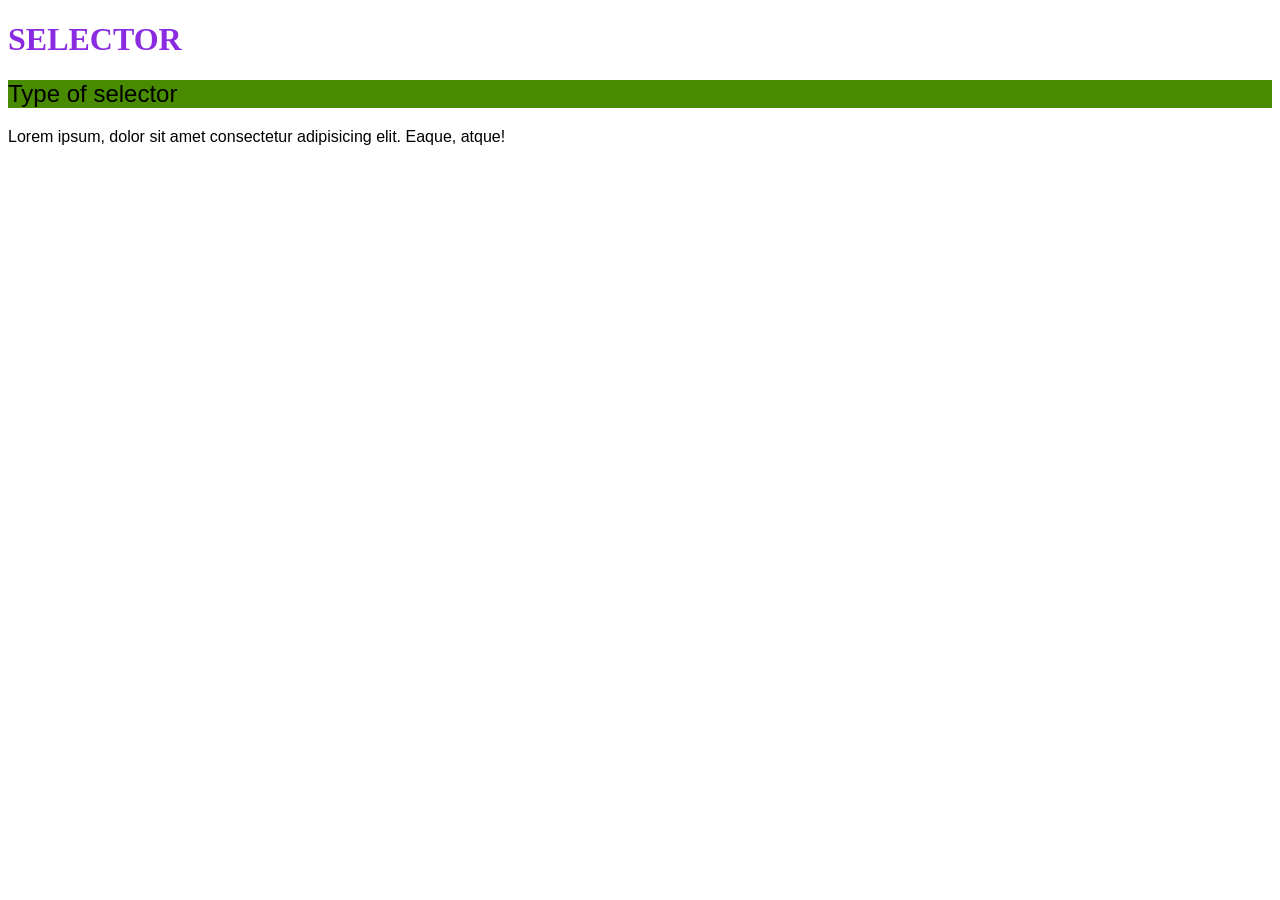
<file: WEB DEVELOPMENT-KAVYASRI/selector.html>
<!DOCTYPE html>
<html lang="en">
<head>
    <meta charset="UTF-8">
    <meta name="viewport" content="width=, initial-scale=1.0">
    <title>Document</title>
    <style>
        h2{
            background-color: rgb(72, 139, 0);
        }
        std{
            color:aqua;
        }
        #heading{
            font-family: Georgia, 'Times New Roman', Times, serif;
            color: blueviolet; 
        }
        *{
            background-image: url();
            font-family: impact, Haettenschweiler, 'Arial Narrow Bold', sans-serif;
        }
        h2,p{
            font-weight: 500;
        }     
    </style>
</head>
<body>
    <h1 id="heading">SELECTOR</h1>
    <h2>Type of selector</h2>
    <p class="std">Lorem ipsum, dolor sit amet consectetur adipisicing elit. Eaque, atque!</p>
</body>
</html>
</file>
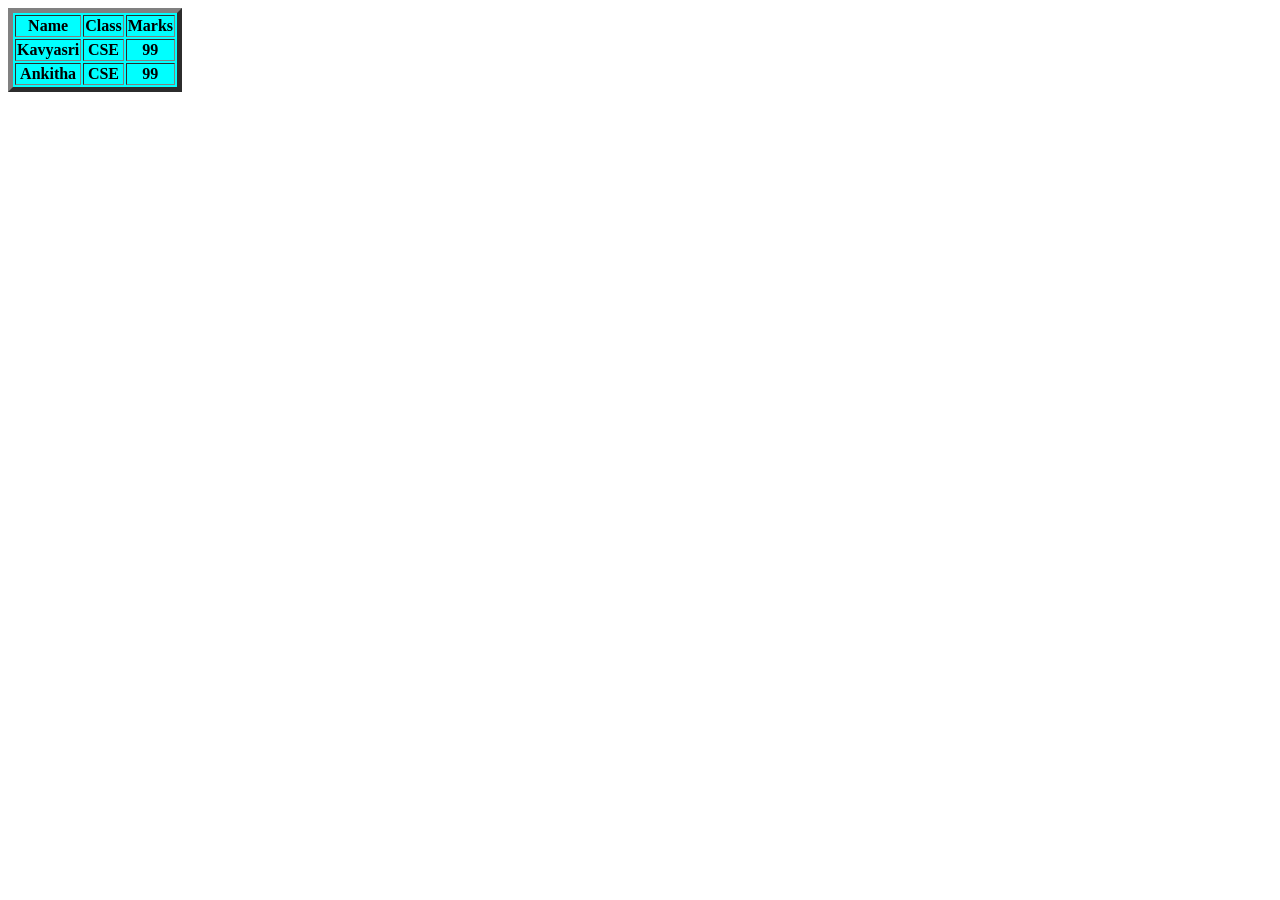
<file: WEB DEVELOPMENT-KAVYASRI/table.html>
<!DOCTYPE html>
<html lang="en">
<head>
    <meta charset="UTF-8">
    <meta name="viewport" content="width=device-width, initial-scale=1.0">
    <title>Table</title>
</head>
<body>
    <table border="5" style="background-color:aqua;">
    
        <tr>
            <th>Name</th>
            <th>Class</th>
            <th>Marks</th>
        </tr>
        <tr>
            <th>Kavyasri</th>
            <th>CSE</th>
            <th>99</th>
        </tr>
        <th>Ankitha</th>
        <th>CSE</th>
        <th>99</th>
    </table>
    
</body>
</html>
</file>
<file: WEB DEVELOPMENT-KAVYASRI/roll a dice/style.css>
* {
    margin: 0;
    padding: 0;
    box-sizing: border-box;
}

body {
    min-height: 100vh;

    display: flex;
    justify-content: center;
    align-items: center;

    font-family: Arial, sans-serif;

    background:
        radial-gradient(circle at top, #312e81, transparent 40%),
        linear-gradient(135deg, #020617, #111827);

    color: white;
}

/* Main Game */

.game {
    width: 380px;
    padding: 35px;

    text-align: center;

    background: rgba(15, 23, 42, 0.9);

    border: 1px solid #334155;

    border-radius: 25px;

    box-shadow:
        0 0 30px rgba(99, 102, 241, 0.25),
        0 25px 60px rgba(0, 0, 0, 0.5);
}

/* Header */

.small-title {
    color: #22d3ee;

    font-size: 12px;

    letter-spacing: 4px;

    margin-bottom: 8px;
}

h1 {
    font-size: 38px;

    letter-spacing: 5px;

    background: linear-gradient(
        90deg,
        #22d3ee,
        #818cf8,
        #c084fc
    );

    -webkit-background-cli: text;
    -webkit-text-fill-color: transparent;
}

.subtitle {
    color: #0e1927;

    margin-top: 8px;
}

/* Dice Area */

.dice-area {
    height: 190px;
    display: flex;
    justify-content: center;
    align-items: center;

    margin: 15px 0;
}
/* Dice */
.dice {
    width: 125px;
    height: 125px;

    position: relative;

    display: grid;

    grid-template-columns: repeat(3, 1fr);
    grid-template-rows: repeat(3, 1fr);

    padding: 18px;

    background:
        linear-gradient(
            145deg,
            #ffffff,
            #cbd5e1
        );

    border-radius: 25px;

    box-shadow:
        0 0 15px #22d3ee,
        0 0 40px rgba(38, 70, 75, 0.4),
        inset 0 -8px 10px rgba(0, 0, 0, 0.15);

    transition: 0.2s;
}

/* Dice Dots */

.dot {
    width: 18px;
    height: 18px;

    background: #111827;

    border-radius: 50%;

    align-self: center;
    justify-self: center;

    box-shadow:
        inset 2px 2px 3px rgba(255, 255, 255, 0.2);
}

/* Dot Positions */

.dot1 {
    grid-column: 1;
    grid-row: 1;
}

.dot2 {
    grid-column: 2;
    grid-row: 1;
}

.dot3 {
    grid-column: 3;
    grid-row: 1;
}

.dot4 {
    grid-column: 1;
    grid-row: 2;
}

.dot5 {
    grid-column: 2;
    grid-row: 2;
}

.dot6 {
    grid-column: 3;
    grid-row: 2;
}

.dot7 {
    grid-column: 1;
    grid-row: 3;
}

.dot8 {
    grid-column: 2;
    grid-row: 3;
}

.dot9 {
    grid-column: 3;
    grid-row: 3;
}

/* Hide dots initially */

.dot {
    opacity: 0;
}

/* Dice Faces */

/* 1 */

.face1 .dot5 {
    opacity: 1;
}

/* 2 */

.face2 .dot1,
.face2 .dot9 {
    opacity: 1;
}

/* 3 */

.face3 .dot1,
.face3 .dot5,
.face3 .dot9 {
    opacity: 1;
}

/* 4 */

.face4 .dot1,
.face4 .dot3,
.face4 .dot7,
.face4 .dot9 {
    opacity: 1;
}

/* 5 */

.face5 .dot1,
.face5 .dot3,
.face5 .dot5,
.face5 .dot7,
.face5 .dot9 {
    opacity: 1;
}

/* 6 */

.face6 .dot1,
.face6 .dot3,
.face6 .dot4,
.face6 .dot6,
.face6 .dot7,
.face6 .dot9 {
    opacity: 1;
}

/* Rolling Animation */

.rolling {
    animation: diceRoll 0.7s ease-in-out;
}

@keyframes diceRoll {

    0% {
        transform: rotate(0deg) scale(1);
    }

    25% {
        transform: rotate(90deg) scale(1.15);
    }

    50% {
        transform: rotate(180deg) scale(0.9);
    }

    75% {
        transform: rotate(270deg) scale(1.15);
    }

    100% {
        transform: rotate(360deg) scale(1);
    }
}

/* Result */

.result {
    height: 35px;

    font-size: 20px;

    font-weight: bold;

    color: #22d3ee;

    margin-bottom: 20px;
}

/* Button */

#rollButton {
    width: 100%;

    padding: 15px;

    border: none;

    border-radius: 12px;

    background: linear-gradient(
        90deg,
        #06b6d4,
        #6366f1
    );

    color: white;

    font-size: 17px;

    font-weight: bold;

    letter-spacing: 2px;

    cursor: pointer;

    box-shadow:
        0 0 15px rgba(99, 102, 241, 0.5);

    transition: 0.2s;
}

#rollButton:hover {
    transform: translateY(-3px);

    box-shadow:
        0 0 25px rgba(34, 211, 238, 0.7);
}

#rollButton:active {
    transform: scale(0.97);
}

/* Information */

.info {
    display: flex;

    justify-content: space-around;

    margin-top: 25px;

    padding: 15px;

    background: rgba(30, 41, 59, 0.7);

    border-radius: 12px;
}

.info div {
    display: flex;

    flex-direction: column;

    gap: 5px;
}

.info span {
    font-size: 10px;

    color: #64748b;

    letter-spacing: 1px;
}

.info strong {
    font-size: 20px;

    color: #e2e8f0;
}

/* Keyboard Hint */

.keyboard {
    margin-top: 18px;

    font-size: 11px;

    color: #64748b;
}

.keyboard b {
    color: #22d3ee;
}
</file>
